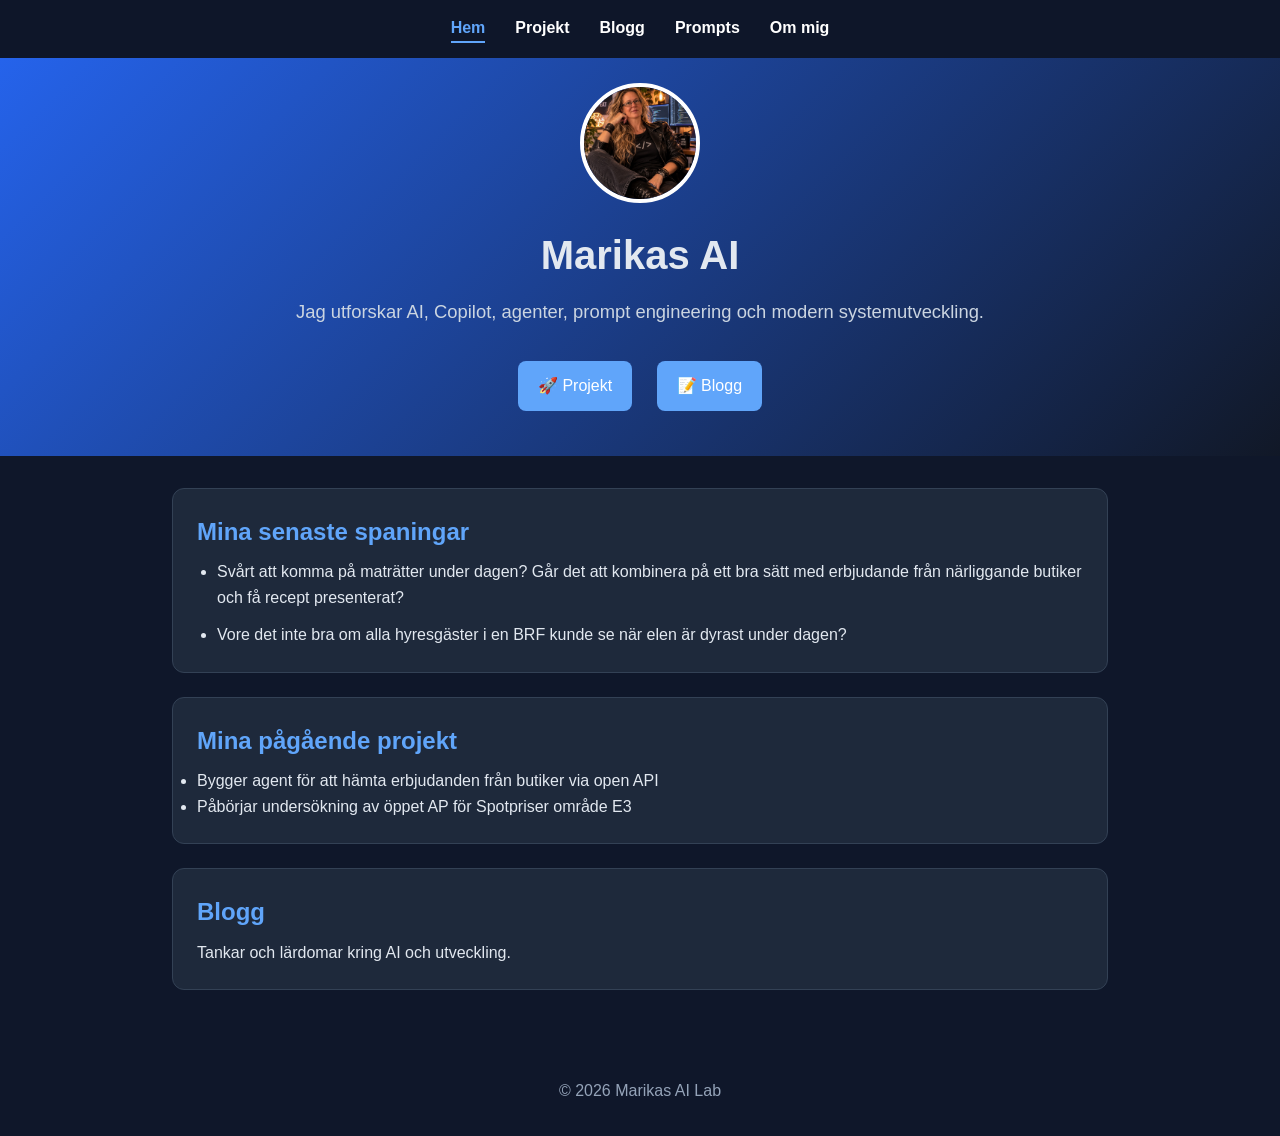
<file: index.html>
<!DOCTYPE html>
<html lang="sv">

<head>
    <meta charset="UTF-8">
    <meta name="viewport" content="width=device-width, initial-scale=1.0">
    <title>Marikas AI</title>
    <link rel="stylesheet" href="style.css">
</head>

<body>
    <nav>
    <a class="active" href="index.html">Hem</a>
    <a href="projects.html">Projekt</a>
    <a href="blog.html">Blogg</a>
    <a href="prompts.html">Prompts</a>
    <a href="about.html">Om mig</a>
</nav>
<header class="hero">

    <img
        src="images/CoolMarika.jpg"
        alt="Profilbild"
        class="profile-image">

    <h1>Marikas AI</h1>

    <p class="hero-text">
        Jag utforskar AI, Copilot, agenter,
        prompt engineering och modern systemutveckling.
    </p>

    <div class="hero-buttons">
        <a href="projects.html">🚀 Projekt</a>
        <a href="blog.html">📝 Blogg</a>
    </div>

</header>




<main>

    <article class="card">
        <h2>Mina senaste spaningar</h2>
        <ul class="insights-list">
            <li>
                Svårt att komma på maträtter under dagen? Går det att kombinera
                på ett bra sätt med erbjudande från närliggande butiker och få
                recept presenterat?
            </li>
            <li>
                Vore det inte bra om alla hyresgäster i en BRF kunde se när elen
                är dyrast under dagen?
            </li>
        </ul>
    </article>

    <a class="card card-link" href="projects.html">
        <h2>Mina pågående projekt</h2>
        <ul>
            <li>Bygger agent för att hämta erbjudanden från butiker via open API</li>
            <li>Påbörjar undersökning av öppet AP för Spotpriser område E3</li>           
        
        </ul>

    </a>

    <a class="card card-link" href="blog.html">
        <h2>Blogg</h2>
        <p>
            Tankar och lärdomar kring AI och utveckling.
        </p>
    </a>

   

</main>

<footer>
    © 2026 Marikas AI Lab
</footer>

</body>
</html>
</file>
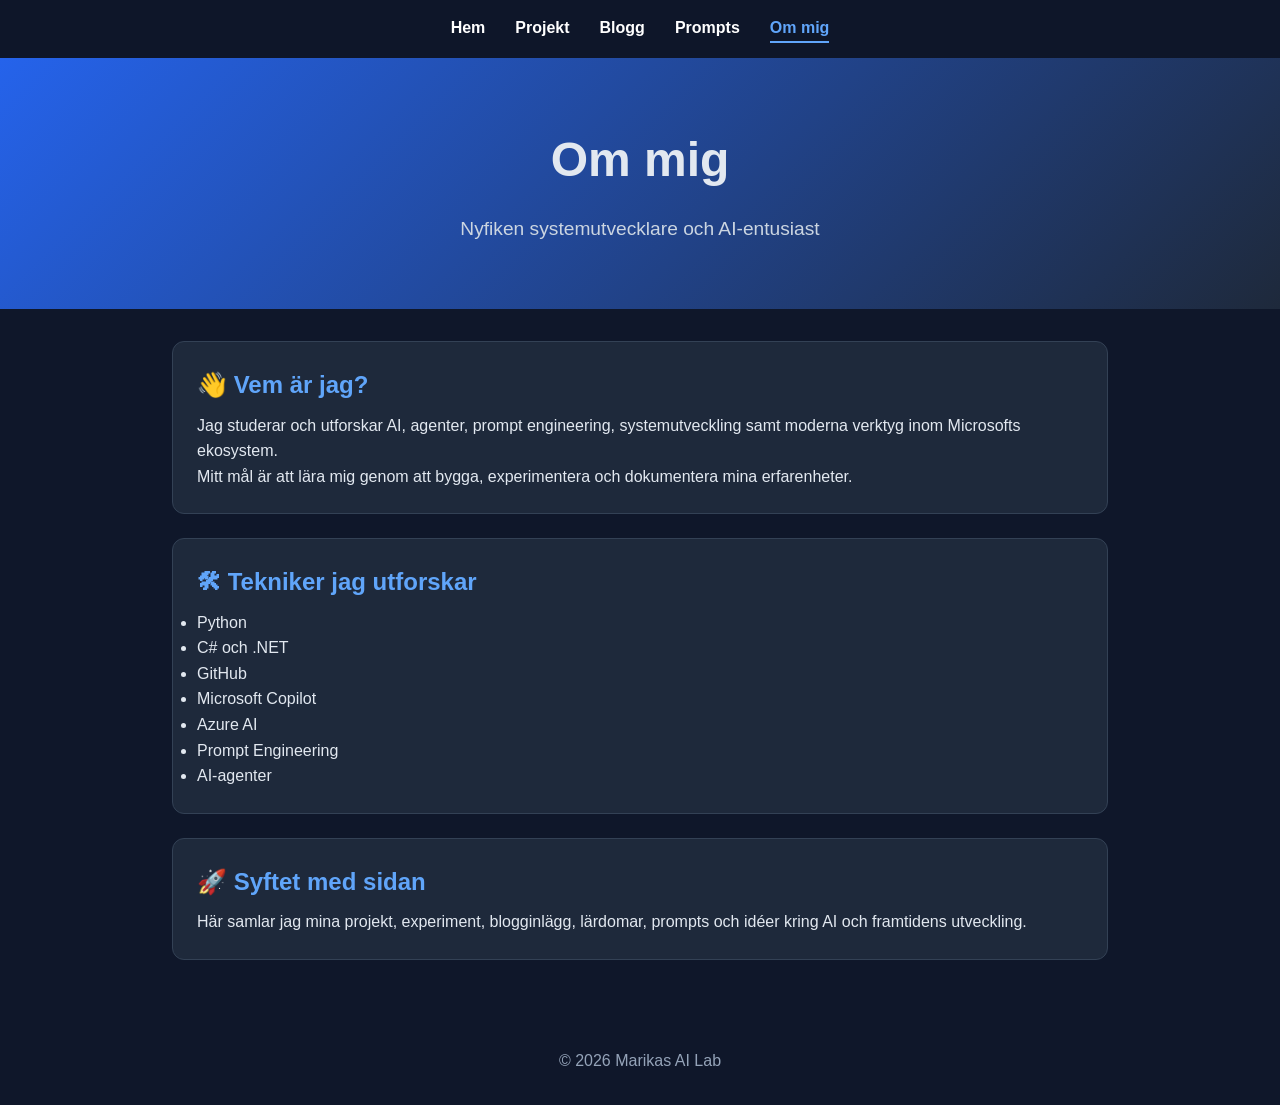
<file: about.html>
<!DOCTYPE html>
<html lang="sv">
<head>
    <meta charset="UTF-8">
    <meta name="viewport" content="width=device-width, initial-scale=1.0">
    <title>Om mig | Marikas AI Lab</title>
    <link rel="stylesheet" href="style.css">
</head>
<body>

<nav>
    <a href="index.html">Hem</a>
    <a href="projects.html">Projekt</a>
    <a href="blog.html">Blogg</a>
    <a href="prompts.html">Prompts</a>
    <a class="active" href="about.html">Om mig</a>
</nav>

<header>
    <h1>Om mig</h1>
    <p>Nyfiken systemutvecklare och AI-entusiast</p>
</header>

<main>

    <div class="card">
        <h2>👋 Vem är jag?</h2>

        <p>
            Jag studerar och utforskar AI, agenter, prompt engineering,
            systemutveckling samt moderna verktyg inom Microsofts ekosystem.
        </p>

        <p>
            Mitt mål är att lära mig genom att bygga, experimentera
            och dokumentera mina erfarenheter.
        </p>
    </div>

    <div class="card">
        <h2>🛠 Tekniker jag utforskar</h2>

        <ul>
            <li>Python</li>
            <li>C# och .NET</li>
            <li>GitHub</li>
            <li>Microsoft Copilot</li>
            <li>Azure AI</li>
            <li>Prompt Engineering</li>
            <li>AI-agenter</li>
        </ul>
    </div>

    <div class="card">
        <h2>🚀 Syftet med sidan</h2>

        <p>
            Här samlar jag mina projekt, experiment,
            blogginlägg, lärdomar, prompts och idéer
            kring AI och framtidens utveckling.
        </p>
    </div>

</main>

<footer>
    © 2026 Marikas AI Lab
</footer>

</body>
</html>
</file>
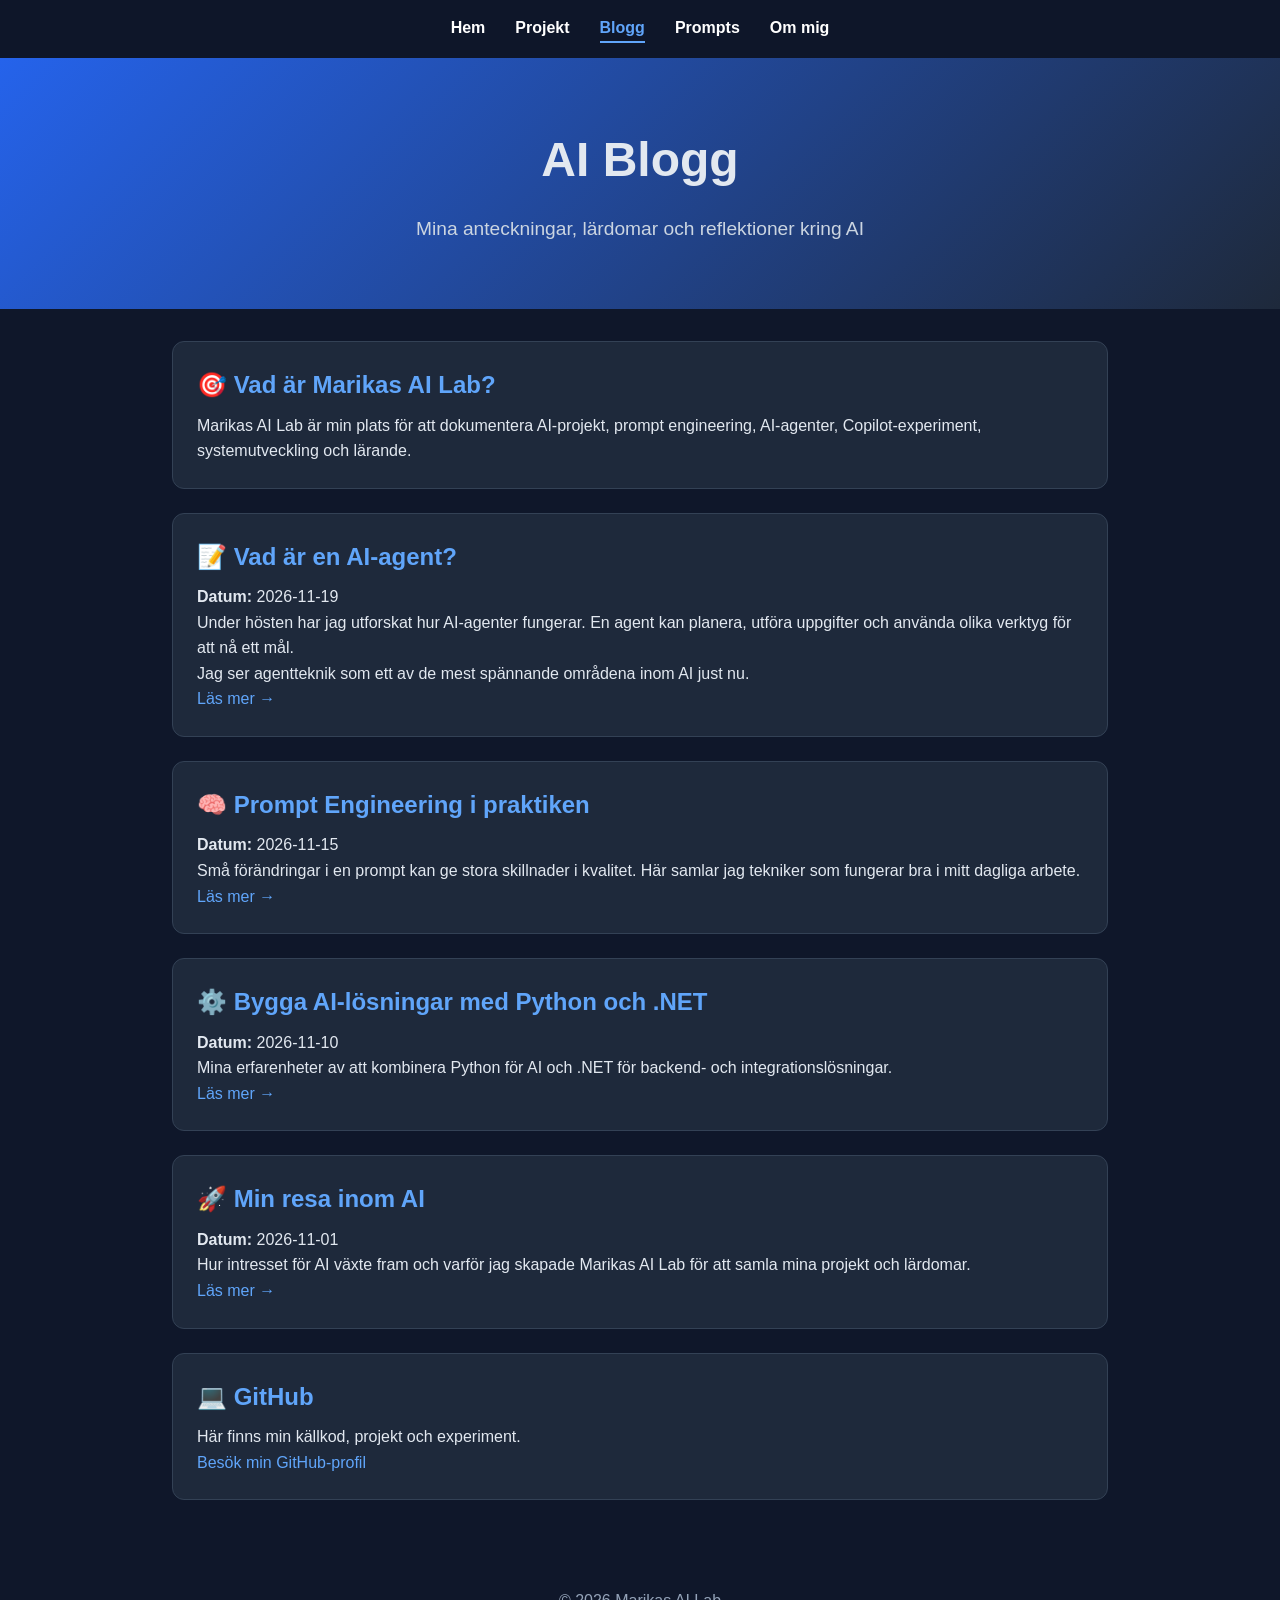
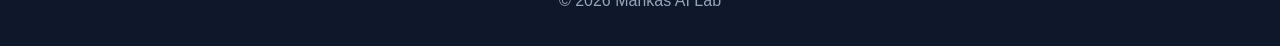
<file: blog.html>
<!DOCTYPE html>
<html lang="sv">
<head>
    <meta charset="UTF-8">
    <meta name="viewport" content="width=device-width, initial-scale=1.0">
    <title>Blogg | Marikas AI Lab</title>
    <link rel="stylesheet" href="style.css">
</head>
<body>

<nav>
    <a href="index.html">Hem</a>
    <a href="projects.html">Projekt</a>
    <a class="active" href="blog.html">Blogg</a>
    <a href="prompts.html">Prompts</a>
    <a href="about.html">Om mig</a>
</nav>

<header>
    <h1>AI Blogg</h1>
    <p>Mina anteckningar, lärdomar och reflektioner kring AI</p>
</header>

<main>
<div class="card">
    <h2>🎯 Vad är Marikas AI Lab?</h2>

    <p>
        Marikas AI Lab är min plats för att dokumentera
        AI-projekt, prompt engineering, AI-agenter,
        Copilot-experiment, systemutveckling och lärande.
    </p>

</div>

    <div class="card">
        <h2>📝 Vad är en AI-agent?</h2>

        <p><strong>Datum:</strong> 2026-11-19</p>

        <p>
            Under hösten har jag utforskat hur AI-agenter fungerar.
            En agent kan planera, utföra uppgifter och använda olika verktyg
            för att nå ett mål.
        </p>

        <p>
            Jag ser agentteknik som ett av de mest spännande områdena
            inom AI just nu.
        </p>

     <a href="blog/ai-agenter.html">Läs mer →</a>
    </div>

    <div class="card">
        <h2>🧠 Prompt Engineering i praktiken</h2>

        <p><strong>Datum:</strong> 2026-11-15</p>

        <p>
            Små förändringar i en prompt kan ge stora skillnader i kvalitet.
            Här samlar jag tekniker som fungerar bra i mitt dagliga arbete.
        </p>

        <a href="blog/prompt-engineering.html">Läs mer →</a>
    </div>

    <div class="card">
        <h2>⚙️ Bygga AI-lösningar med Python och .NET</h2>

        <p><strong>Datum:</strong> 2026-11-10</p>

        <p>
            Mina erfarenheter av att kombinera Python för AI och .NET
            för backend- och integrationslösningar.
        </p>

        <a href="blog/python-dotnet-ai.html">Läs mer →</a>
    </div>

    <div class="card">
        <h2>🚀 Min resa inom AI</h2>

        <p><strong>Datum:</strong> 2026-11-01</p>

        <p>
            Hur intresset för AI växte fram och varför jag skapade
            Marikas AI Lab för att samla mina projekt och lärdomar.
        </p>

        <a href="blog/min-ai-resa.html">Läs mer →</a>
    </div>


<div class="card">
    <h2>💻 GitHub</h2>

    <p>
        Här finns min källkod, projekt och experiment.
    </p>

    <p>
        <a href="https://github.com/marikaantonov" target="_blank">
            Besök min GitHub-profil
        </a>
    </p>
</div>



</main>

<footer>
    © 2026 Marikas AI Lab
</footer>

</body>
</html>
</file>
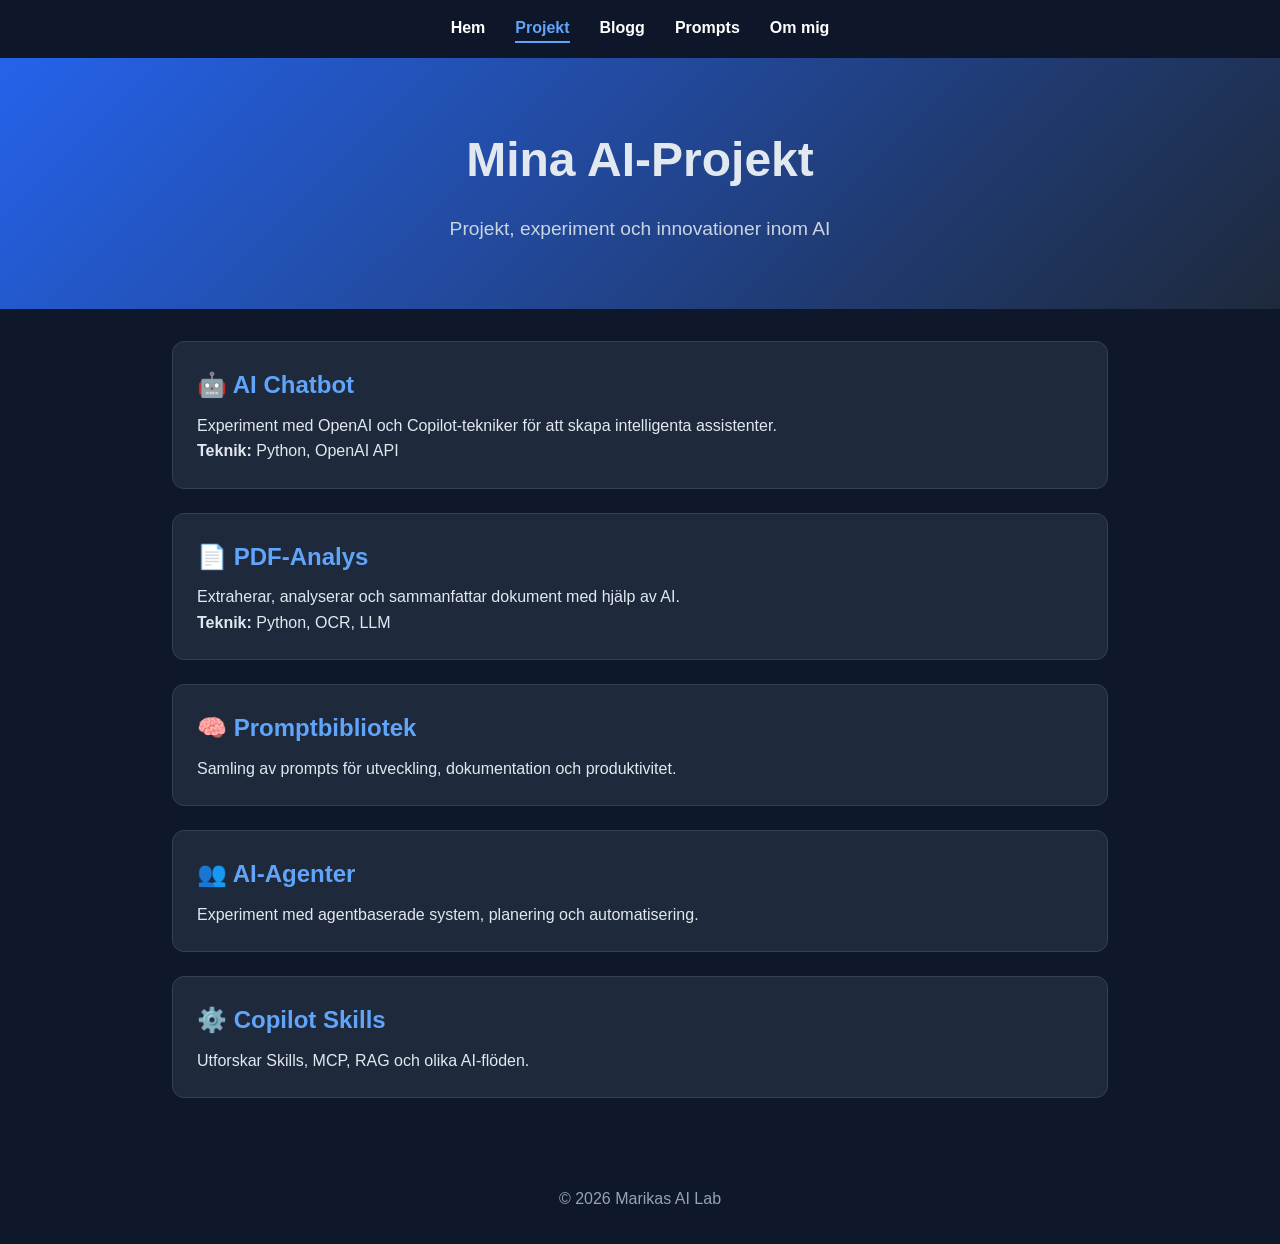
<file: projects.html>
<!DOCTYPE html>
<html lang="sv">
<head>
    <meta charset="UTF-8">
    <meta name="viewport" content="width=device-width, initial-scale=1.0">
    <title>AI-Projekt | Marikas AI Lab</title>

    <link rel="stylesheet" href="style.css">
</head>
<body>

<nav>
<a href="index.html">Hem</a>
<a class="active" href="projects.html">Projekt</a>
    <a href="blog.html">Blogg</a>
    <a href="prompts.html">Prompts</a>
    <a href="about.html">Om mig</a>
</nav>

<header>
    <h1>Mina AI-Projekt</h1>
    <p>Projekt, experiment och innovationer inom AI</p>
</header>

<main>

    <div class="card">
        <h2>🤖 AI Chatbot</h2>
        <p>
            Experiment med OpenAI och Copilot-tekniker för att skapa
            intelligenta assistenter.
        </p>
        <p><strong>Teknik:</strong> Python, OpenAI API</p>
    </div>

    <div class="card">
        <h2>📄 PDF-Analys</h2>
        <p>
            Extraherar, analyserar och sammanfattar dokument med hjälp av AI.
        </p>
        <p><strong>Teknik:</strong> Python, OCR, LLM</p>
    </div>

    <div class="card">
        <h2>🧠 Promptbibliotek</h2>
        <p>
            Samling av prompts för utveckling, dokumentation och produktivitet.
        </p>
    </div>

    <div class="card">
        <h2>👥 AI-Agenter</h2>
        <p>
            Experiment med agentbaserade system, planering och automatisering.
        </p>
    </div>

    <div class="card">
        <h2>⚙️ Copilot Skills</h2>
        <p>
            Utforskar Skills, MCP, RAG och olika AI-flöden.
        </p>
    </div>

</main>

<footer>
    © 2026 Marikas AI Lab
</footer>

</body>
</html>
</file>
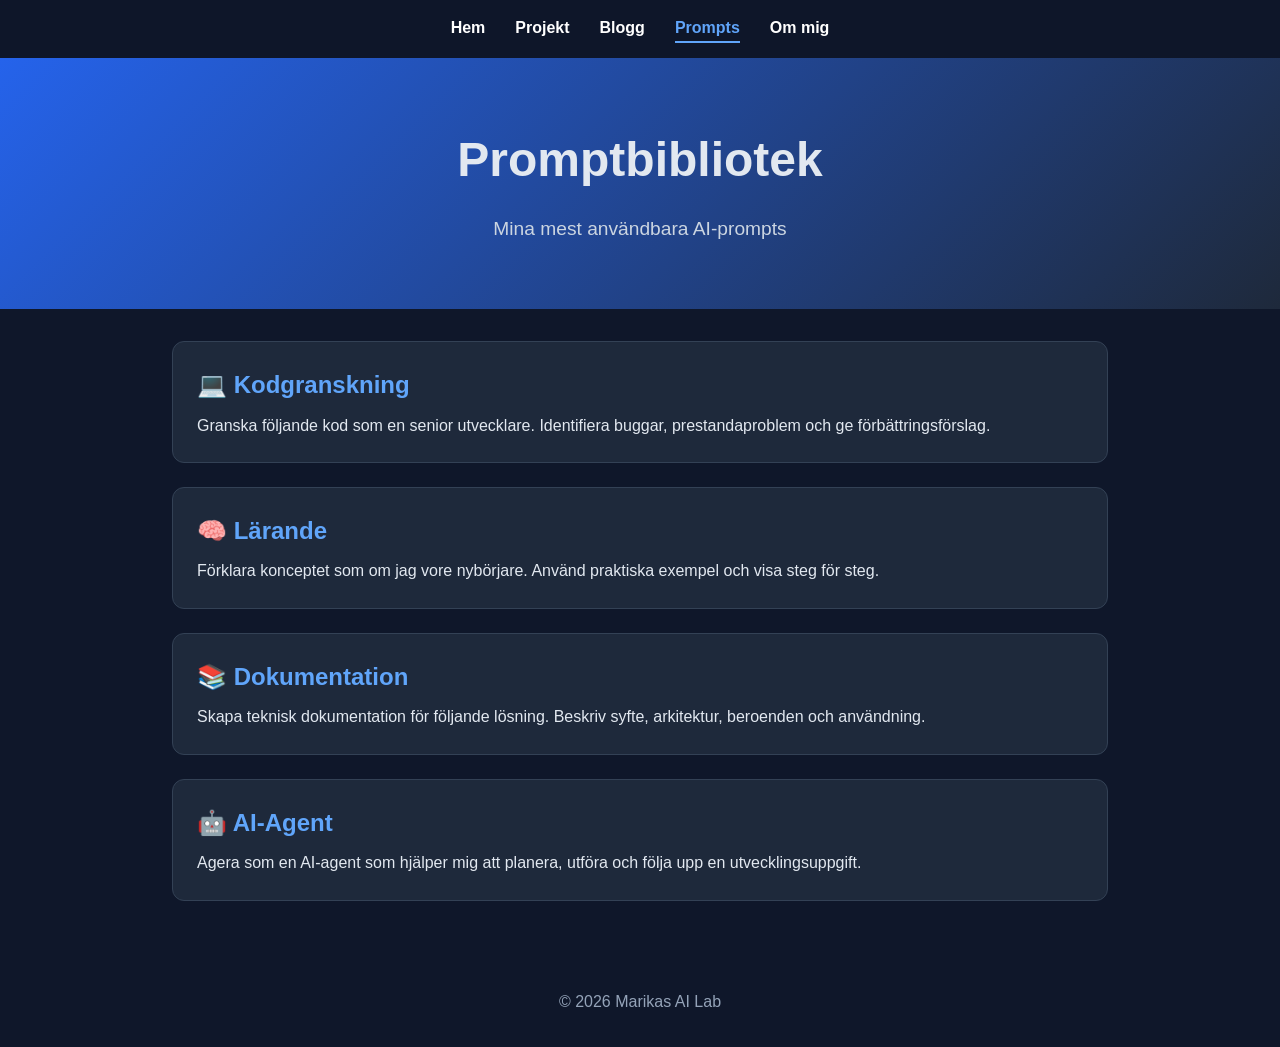
<file: prompts.html>
<!DOCTYPE html>
<html lang="sv">
<head>
    <meta charset="UTF-8">
    <meta name="viewport" content="width=device-width, initial-scale=1.0">
    <title>Prompts | Marikas AI Lab</title>
    <link rel="stylesheet" href="style.css">
</head>
<body>

<nav>
    <a href="index.html">Hem</a>
    <a href="projects.html">Projekt</a>
    <a href="blog.html">Blogg</a>
    <a class="active" href="prompts.html">Prompts</a>
    <a href="about.html">Om mig</a>
</nav>

<header>
    <h1>Promptbibliotek</h1>
    <p>Mina mest användbara AI-prompts</p>
</header>

<main>

    <div class="card">
        <h2>💻 Kodgranskning</h2>

        <p>
            Granska följande kod som en senior utvecklare.
            Identifiera buggar, prestandaproblem och ge förbättringsförslag.
        </p>
    </div>

    <div class="card">
        <h2>🧠 Lärande</h2>

        <p>
            Förklara konceptet som om jag vore nybörjare.
            Använd praktiska exempel och visa steg för steg.
        </p>
    </div>

    <div class="card">
        <h2>📚 Dokumentation</h2>

        <p>
            Skapa teknisk dokumentation för följande lösning.
            Beskriv syfte, arkitektur, beroenden och användning.
        </p>
    </div>

    <div class="card">
        <h2>🤖 AI-Agent</h2>

        <p>
            Agera som en AI-agent som hjälper mig att planera,
            utföra och följa upp en utvecklingsuppgift.
        </p>
    </div>

</main>

<footer>
    © 2026 Marikas AI Lab
</footer>

</body>
</html>
</file>
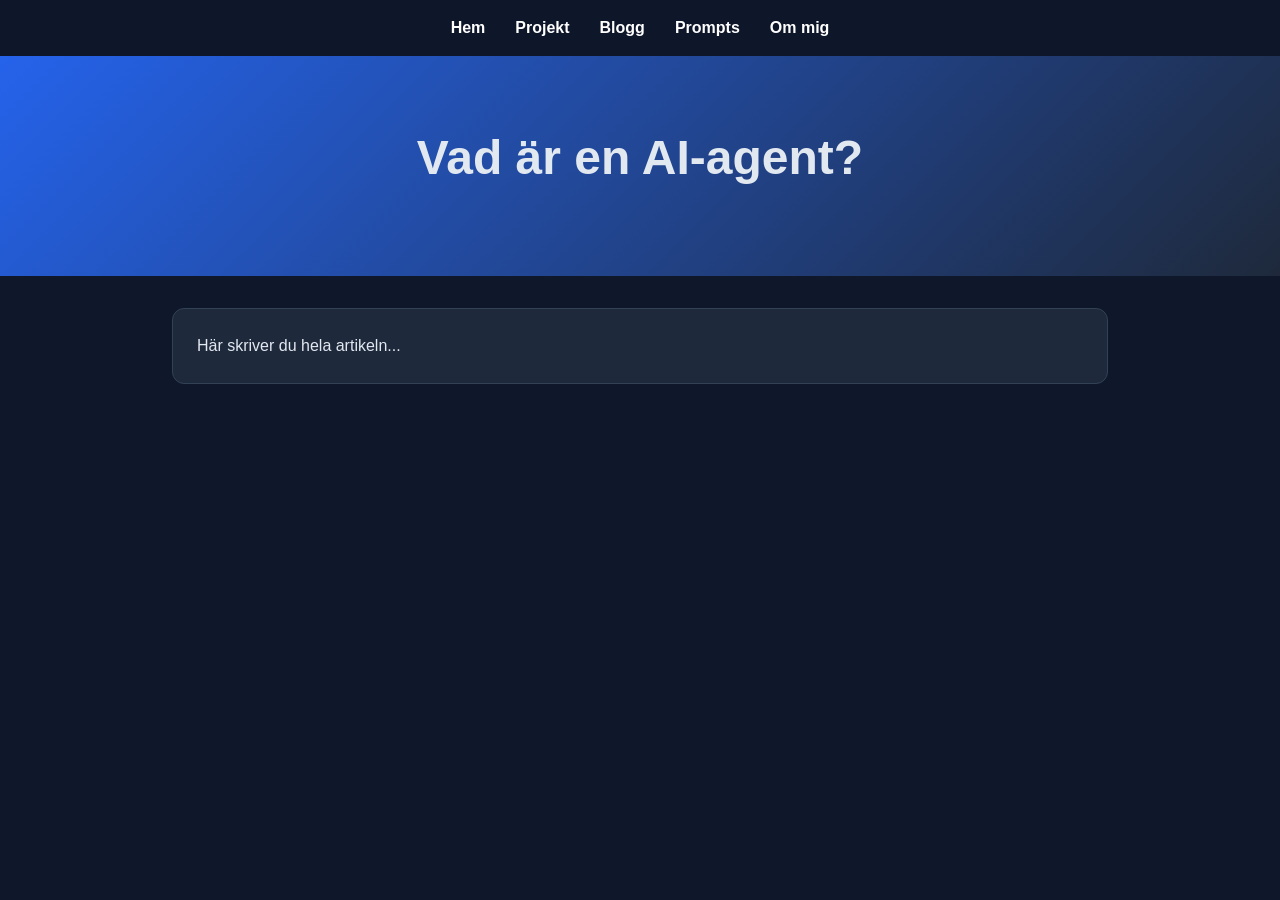
<file: blog/ai-agenter.html>
<!DOCTYPE html>
<html lang="sv">
<head>
    <meta charset="UTF-8">
    <title>Vad är en AI-agent?</title>
    <link rel="stylesheet" href="../style.css">
</head>
<body>

<nav>
    <a href="../index.html">Hem</a>
    <a href="../projects.html">Projekt</a>
    <a href="../blog.html">Blogg</a>
    <a href="../prompts.html">Prompts</a>
    <a href="../about.html">Om mig</a>
</nav>

<header>
    <h1>Vad är en AI-agent?</h1>
</header>

<main>

    <div class="card">
        <p>Här skriver du hela artikeln...</p>
    </div>

</main>

</body>
</html>
</file>
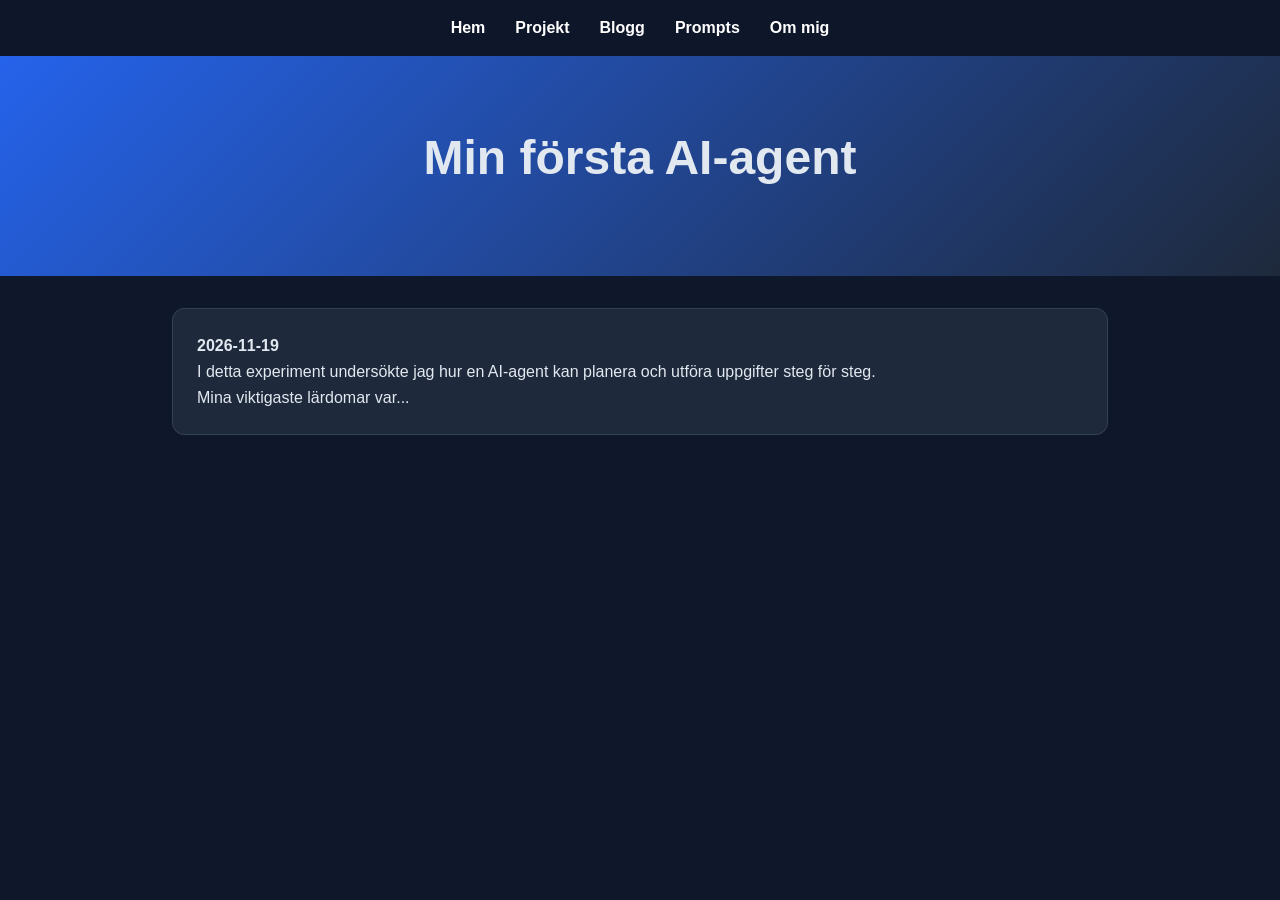
<file: blog/min-forsta-ai-agent.html>
<!DOCTYPE html>
<html lang="sv">
<head>
    <meta charset="UTF-8">
    <title>Min första AI-agent</title>
    <link rel="stylesheet" href="../style.css">
</head>
<body>

<nav>
    <a href="../index.html">Hem</a>
    <a href="../projects.html">Projekt</a>
    <a href="../blog.html">Blogg</a>
    <a href="../prompts.html">Prompts</a>
    <a href="../about.html">Om mig</a>
</nav>

<header>
    <h1>Min första AI-agent</h1>
</header>

<main>

    <div class="card">
        <p><strong>2026-11-19</strong></p>

        <p>
            I detta experiment undersökte jag hur en AI-agent
            kan planera och utföra uppgifter steg för steg.
        </p>

        <p>
            Mina viktigaste lärdomar var...
        </p>
    </div>

</main>

</body>
</html>
</file>
<file: style.css>
* {
    margin: 0;
    padding: 0;
    box-sizing: border-box;
}
header {
    text-align: center;
    padding: 4rem 2rem;
    background: linear-gradient(135deg, #2563eb, #1e293b);
}

header h1 {
    font-size: 3rem;
    margin-bottom: 1rem;
}

header p {
    font-size: 1.2rem;
    color: #cbd5e1;
}

body {
    font-family: "Segoe UI", sans-serif;
    background-color: #0f172a;
    color: #e2e8f0;
    line-height: 1.6;
}



main {
    max-width: 1000px;
    margin: 0 auto;
    padding: 2rem;
}

.card {
    background-color: #1e293b;
    padding: 1.5rem;
    margin-bottom: 1.5rem;
    border-radius: 12px;
    border: 1px solid #334155;
}

.card-link {
    display: block;
    color: inherit;
    text-decoration: none;
    transition: border-color 0.2s ease, transform 0.2s ease;
}

.card-link:hover {
    border-color: #60a5fa;
    text-decoration: none;
    transform: translateY(-2px);
}

.card-link:focus-visible {
    outline: 3px solid #60a5fa;
    outline-offset: 3px;
}

.card h2 {
    margin-bottom: 0.5rem;
    color: #60a5fa;
}

.insights-list {
    padding-left: 1.25rem;
}

.insights-list li + li {
    margin-top: 0.75rem;
}

a {
    color: #60a5fa;
    text-decoration: none;
}

a:hover {
    text-decoration: underline;
}

footer {
    text-align: center;
    padding: 2rem;
    color: #94a3b8;
}

/* Mobilanpassning */

@media (max-width: 768px) {

    header {
        padding: 3rem 1rem;
    }

    header h1 {
        font-size: 2rem;
    }

    header p {
        font-size: 1rem;
    }

    main {
        padding: 1rem;
    }

    .card {
        padding: 1rem;
    }

    .card h2 {
        font-size: 1.3rem;
    }

    p {
        font-size: 1rem;
    }
}
nav a {
    color: white;
    text-decoration: none;
    font-weight: 600;
}

nav a:hover {
    color: #60a5fa;
}

@media (max-width: 768px) {
    nav {
        flex-direction: column;
        align-items: center;
        gap: 10px;
    }
}
nav a.active {
    color: #60a5fa;
    border-bottom: 2px solid #60a5fa;
}
.profile-image {
    width: 120px;
    height: 120px;

    border-radius: 50%;
    object-fit: cover;

    border: 4px solid white;

    display: block;
    margin: 0 auto 20px auto;
}

nav {
    position: sticky;
    top: 0;
    z-index: 1000;

    display: flex;
    justify-content: center;
    gap: 30px;

    padding: 15px;

    background: rgba(15, 23, 42, 0.95);

    backdrop-filter: blur(10px);
}

.hero {
    text-align: center;
    padding: 25px 20px 35px 20px;

    background: linear-gradient(
        135deg,
        #2563eb,
        #111827
    );
}

.hero-text {
    font-size: 1.15rem;
    max-width: 700px;
    margin: 10px auto;
}
.hero h1 {
    font-size: 2.5rem;
    margin: 10px 0;
}
.hero-buttons {
    margin-top: 25px;
}

.hero-buttons a {
    display: inline-block;

    margin: 10px;

    padding: 12px 20px;

    border-radius: 8px;

    background: #60a5fa;

    color: white;

    text-decoration: none;
}
</file>
